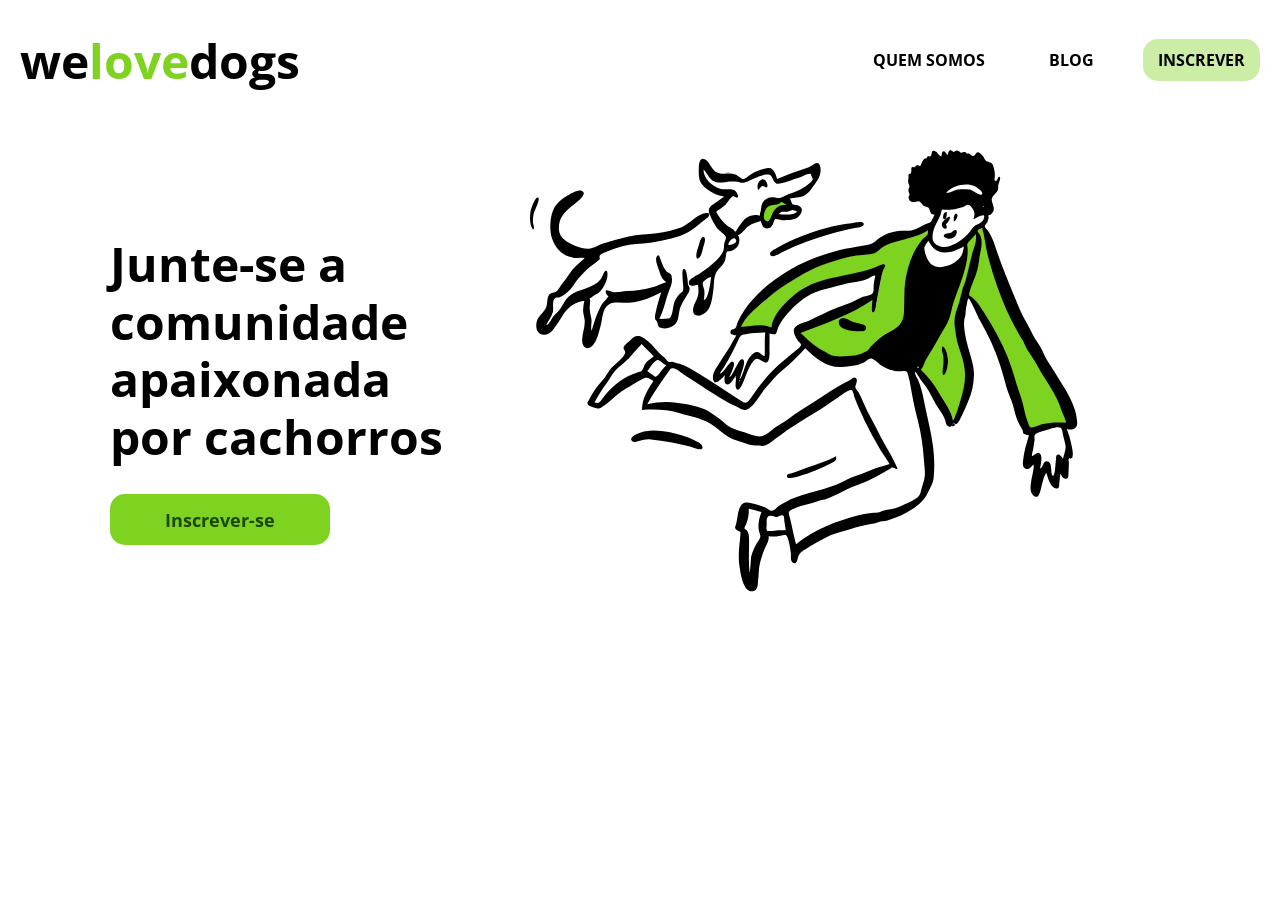
<file: index.html>
<!DOCTYPE html>
<html lang="pt-br">
<head>
    <meta charset="UTF-8">
    <meta name="viewport" content="width=device-width, initial-scale=1.0">
    <title>WeLoveDogs</title>
    <link rel="stylesheet" href="./styles.css" />
    <link href="https://fonts.googleapis.com/css2?family=Josefin+Sans:wght@600&family=Open+Sans:wght@400;700&family=Overpass:wght@500&display=swap" rel="stylesheet">
</head>
<body class="body">
    <header class="cabecalho">
        <a href ="index.html" class="logo-link">
            <h1> we<span>love</span>dogs </h1>
        </a>
        <button class="menu-hamburguer">
            <span></span>
            <span></span>
            <span></span>
        </button>
        <div class="links">
            <a href="index.html" class="logo-mobile">
                we<span>love</span>dogs
            </a>
            <a href="quemSomos.html"> QUEM SOMOS</a>
            <a href="blog.html"> BLOG</a>
            <a href="inscrever.html" class="botao-cabecalho"> INSCREVER </a>
            <img src="./imgs/Dog.svg" class="dog-icon" alt="ícone de patinha de cachorro">
        </div>
    </header>
    <main class="home">
        <div class="texto">
            <h2 class="frase"> Junte-se a comunidade apaixonada por cachorros</h2>
            <a class="inscrever-principal" href ="inscrever.html" > Inscrever-se</a>
        </div>
        <img class="img-1" src = "imgs/Figure1.svg" alt = " cachorro e mulher correndo">
    </main>
    <script src="menu.js"></script>
</body>
</html>
</file>
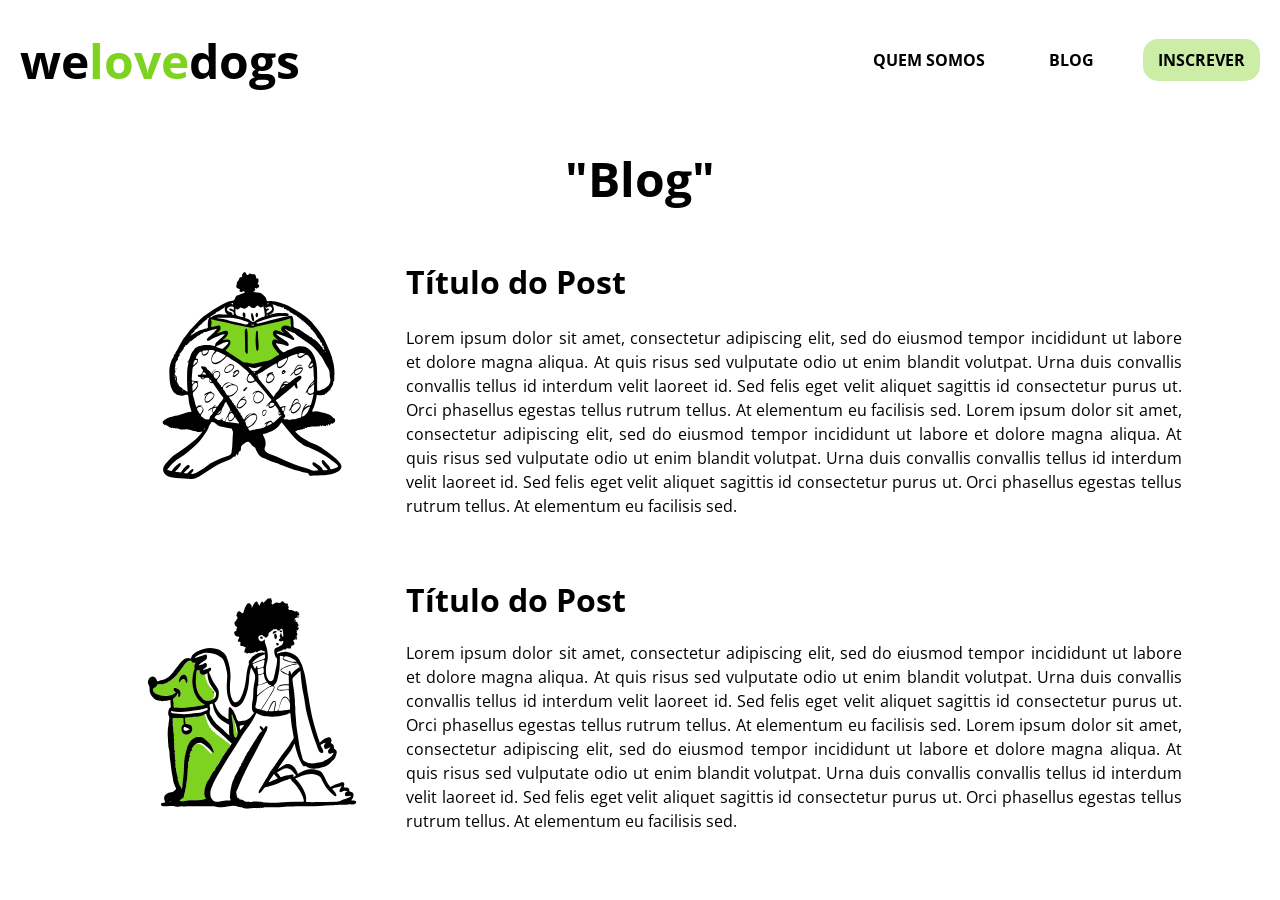
<file: blog.html>
<!DOCTYPE html>
<html lang="pt-br">
<head>
    <meta charset="UTF-8">
    <meta name="viewport" content="width=device-width, initial-scale=1.0">
    <title>WeLoveDogs</title>
    <link rel="stylesheet" href="./styles.css" />
    <link href="https://fonts.googleapis.com/css2?family=Josefin+Sans:wght@600&family=Open+Sans:wght@400;700&family=Overpass:wght@500&display=swap" rel="stylesheet">
</head>
<body>
    <header class="cabecalho"> 
        <a href ="index.html" class="logo-link">
            <h1> we<span>love</span>dogs </h1>
        </a>
        <button class="menu-hamburguer">
            <span></span>
            <span></span>
            <span></span>
        </button>
        <div class="links">
            <a href="index.html" class="logo-mobile">
                we<span>love</span>dogs
            </a>
            <a href="quemSomos.html"> QUEM SOMOS</a>
            <a href="blog.html"> BLOG</a>
            <a href="inscrever.html" class="botao-cabecalho"> INSCREVER </a>
            <img src="./imgs/Dog.svg" class="dog-icon" alt="ícone de patinha de cachorro">
        </div>
    </header>
    <main class="blog"> 
        <h1 class="titulo-blog"> "Blog" </h1> 
        <section class="post">
            <div class="imagens">
                <img src = "imgs/Figure3.svg" alt = " mulher lendo livro de pernas cruzadas">
            </div>
            <div class="conteudo-do-post">
                <h2 class="titulos-do-post"> Título do Post</h2>
                <p class="conteudo-do-post"> Lorem ipsum dolor sit amet, consectetur adipiscing elit, sed do eiusmod tempor incididunt ut labore et dolore magna aliqua. 
                At quis risus sed vulputate odio ut enim blandit volutpat. 
                Urna duis convallis convallis tellus id interdum velit laoreet id. 
                Sed felis eget velit aliquet sagittis id consectetur purus ut. 
                Orci phasellus egestas tellus rutrum tellus. At elementum eu facilisis sed. 
                Lorem ipsum dolor sit amet, consectetur adipiscing elit, sed do eiusmod tempor incididunt ut labore et dolore magna aliqua. 
                At quis risus sed vulputate odio ut enim blandit volutpat. Urna duis convallis convallis tellus id interdum velit laoreet id. 
                Sed felis eget velit aliquet sagittis id consectetur purus ut. Orci phasellus egestas tellus rutrum tellus. 
                At elementum eu facilisis sed. 
                </p>
            </div>
        </section>
        <section class="post">
            <div class="imagens">
                <img src = "imgs/Figure4.svg" alt = " mulher caminhando com cachorro">
            </div>
            <div class="conteudo-texto">
                <h3 class="titulos-do-post">Título do Post</h3>
                <p class="conteudo-do-post">Lorem ipsum dolor sit amet, consectetur adipiscing elit, sed do eiusmod tempor incididunt ut labore et dolore magna aliqua.
                At quis risus sed vulputate odio ut enim blandit volutpat. Urna duis convallis convallis tellus id interdum velit laoreet id.
                Sed felis eget velit aliquet sagittis id consectetur purus ut. Orci phasellus egestas tellus rutrum tellus.
                At elementum eu facilisis sed. 
                Lorem ipsum dolor sit amet, consectetur adipiscing elit, sed do eiusmod tempor incididunt ut labore et dolore magna aliqua. 
                At quis risus sed vulputate odio ut enim blandit volutpat. Urna duis convallis convallis tellus id interdum velit laoreet id. 
                Sed felis eget velit aliquet sagittis id consectetur purus ut. Orci phasellus egestas tellus rutrum tellus. 
                At elementum eu facilisis sed. 
                </p>
            </div>
            </div>
        </section>
    </main>
    <script src="menu.js"></script>
</body>
</html>
</file>
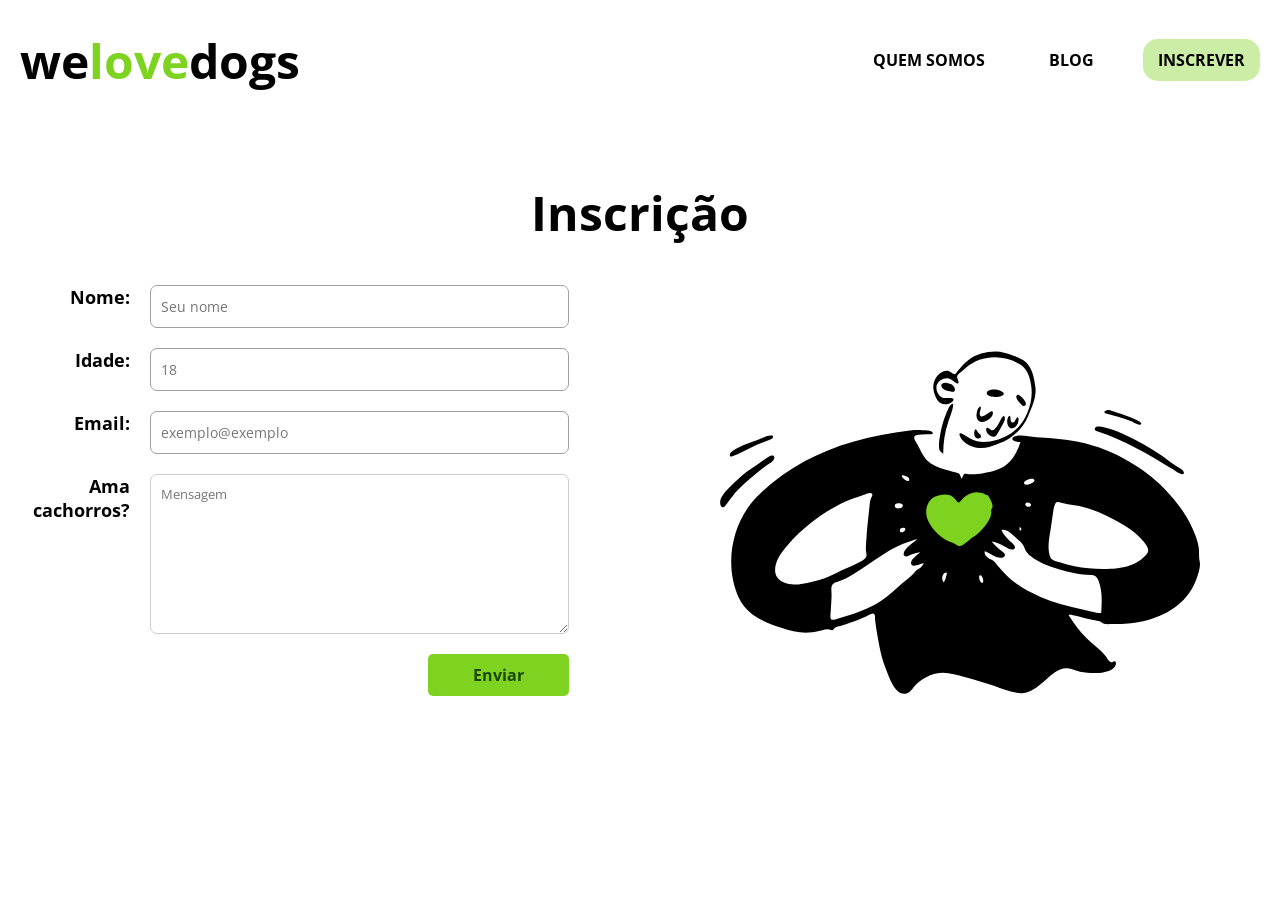
<file: inscrever.html>
<!DOCTYPE html>
<html lang="pt-br">
<head>
    <meta charset="UTF-8">
    <meta name="viewport" content="width=device-width, initial-scale=1.0">
    <title>WeLoveDogs</title>
    <link rel="stylesheet" href="./styles.css" />
    <link href="https://fonts.googleapis.com/css2?family=Josefin+Sans:wght@600&family=Open+Sans:wght@400;700&family=Overpass:wght@500&display=swap" rel="stylesheet">
</head>
<body>
    <header class="cabecalho"> 
        <a href ="index.html" class="logo-link">
            <h1> we<span>love</span>dogs </h1>
        </a>
        <button class="menu-hamburguer">
            <span></span>
            <span></span>
            <span></span>
        </button>
        <div class="links">
            <a href="index.html" class="logo-mobile">
                we<span>love</span>dogs
            </a>
            <a href="quemSomos.html"> QUEM SOMOS</a>
            <a href="blog.html"> BLOG</a>
            <a href="inscrever.html" class="botao-cabecalho"> INSCREVER </a>
            <img src="./imgs/Dog.svg" class="dog-icon" alt="ícone de patinha de cachorro">
        </div>
    </header>
    <main class="inscrever"> 
        <h1 class="inscricao">  Inscrição</h1>
        <div class="conteudo-form">
            <form> 
                <div class="campo"> 
                    <label for="nome">Nome:</label>
                    <input type="text" id="nome" name="nome" placeholder="Seu nome"><br><br>
                </div>
                <div class="campo"> 
                    <label for="idade">Idade:</label>
                    <input type="number" id="idade" name="idade" placeholder="18"><br><br>
                </div>
                <div class="campo">
                    <label for="email">Email:</label>
                    <input type="email" id="email" name="email" placeholder="exemplo@exemplo"><br><br>
                </div>
                <div class="campo">
                    <label for="ama cachorros?">Ama cachorros?</label>
                    <textarea id="mensagem" rows="5" placeholder="Mensagem"></textarea>
                </div>
                <div class="botao-enviar">
                    <button type="submit">Enviar</button>
                </div>
            </form>
            <div class="img-inscricao">
                <img src = "imgs/Figure5.svg" alt = " pessoa abraçando coração">
            </div>
        </div>
    </main>
    <script src="menu.js"></script>
</body>
</html>
</file>
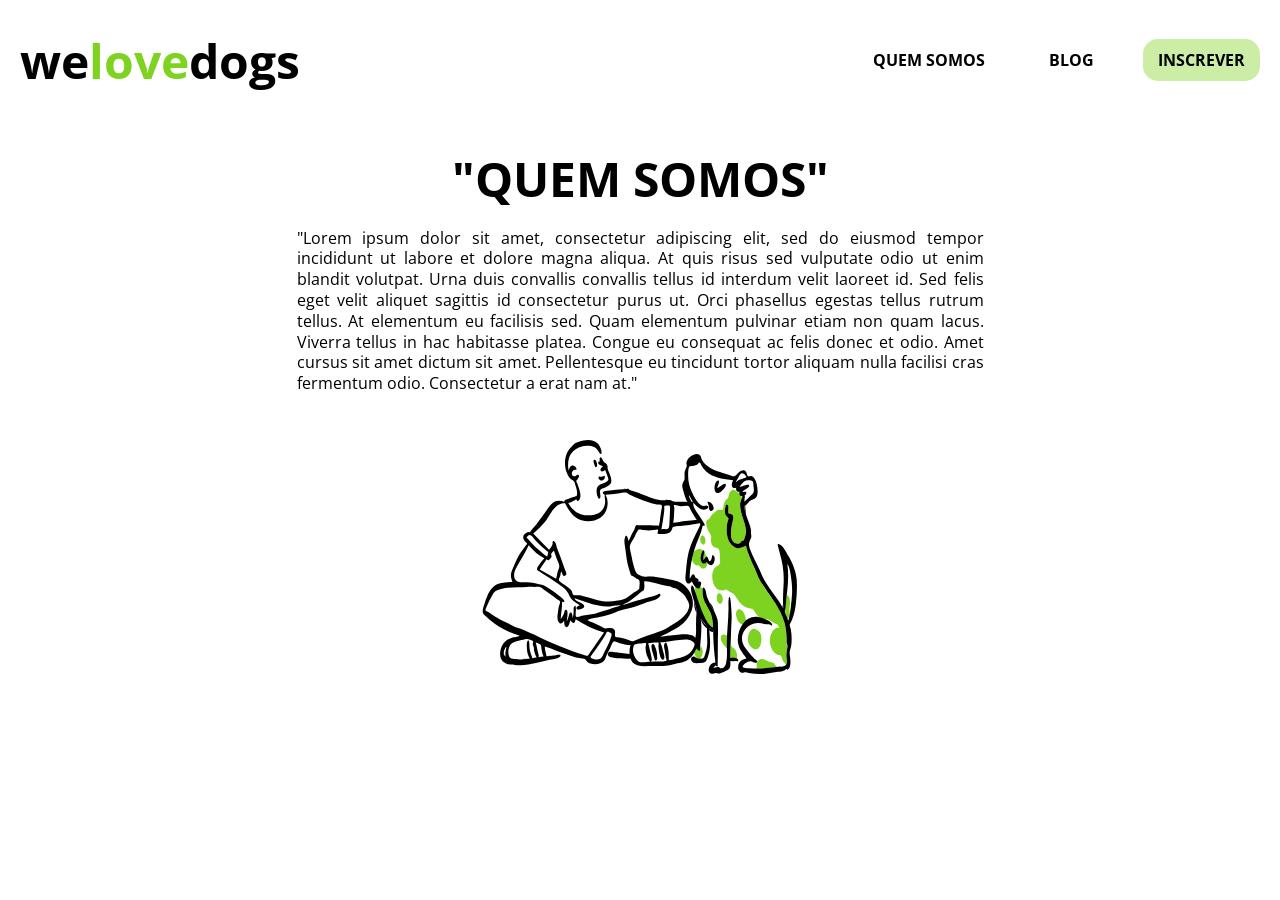
<file: quemSomos.html>
<!DOCTYPE html>
<html lang="pt-br">
<head>
    <meta charset="UTF-8">
    <meta name="viewport" content="width=device-width, initial-scale=1.0">
    <title>WeLoveDogs</title>
    <link rel="stylesheet" href="./styles.css" />
    <link href="https://fonts.googleapis.com/css2?family=Josefin+Sans:wght@600&family=Open+Sans:wght@400;700&family=Overpass:wght@500&display=swap" rel="stylesheet">
</head>
<body>
    <header class="cabecalho"> 
        <a href ="index.html" class="logo-link">
            <h1> we<span>love</span>dogs </h1>
        </a>
        <button class="menu-hamburguer">
            <span></span>
            <span></span>
            <span></span>
        </button>
        <div class="links">
            <a href="index.html" class="logo-mobile">
                we<span>love</span>dogs
            </a>
            <a href="quemSomos.html"> QUEM SOMOS</a>
            <a href="blog.html"> BLOG</a>
            <a href="inscrever.html" class="botao-cabecalho"> INSCREVER </a>
            <img src="./imgs/Dog.svg" class="dog-icon" alt="ícone de patinha de cachorro">
        </div>
    </header>
    <main class ="quem-somos"> 
        <h1 class="titulo-quem-somos">"QUEM SOMOS"</h1>
        <p class="info-quem-somos"> "Lorem ipsum dolor sit amet, consectetur adipiscing elit, sed do eiusmod tempor incididunt ut labore et dolore magna aliqua. 
            At quis risus sed vulputate odio ut enim blandit volutpat. Urna duis convallis convallis tellus id interdum velit laoreet id. 
            Sed felis eget velit aliquet sagittis id consectetur purus ut. Orci phasellus egestas tellus rutrum tellus. 
            At elementum eu facilisis sed.  Quam elementum pulvinar etiam non quam lacus. 
            Viverra tellus in hac habitasse platea. Congue eu consequat ac felis donec et odio. 
            Amet cursus sit amet dictum sit amet. 
            Pellentesque eu tincidunt tortor aliquam nulla facilisi cras fermentum odio. Consectetur a erat nam at."
        </p>
        <div class="imagem-quemSomos">
            <img src = "imgs/Figure2.svg" alt = " homem acariciando cachorro">
        </div>
    </main>
    <script src="menu.js"></script>
</body>
</html>
</file>
<file: styles.css>
*{
    margin:0;
    padding:0;
    box-sizing: border-box;
}
:root{
    --branco: #FFFFFF;
    --verde: #7ED321;
    --preto: #000000;
    --verde-escuro: #1C4701;
    --verde-acizentado: #7ED32166;
    --cinza: #9F9F9F;
}

.cabecalho{
    width: 100%;
    height: 120px;
    background-color: var(--branco);
    display: flex;
    justify-content: space-between;
    align-items: center;
    padding: 0 20px;
}
.logo-link{
    text-decoration: none;
}
.cabecalho h1{
    font-family: 'Open Sans', sans-serif;
    font-weight: 700;
    font-size: 48px;
    color: var(--preto);
}
.cabecalho h1 span{
    color: var(--verde);
}
.links a{
    font-family: 'Open Sans', sans-serif;
    font-weight: 700;
    font-size: 16px;
    color:var(--preto);
    text-decoration: none;
    margin-left:30px ;
    padding: 10px 15px;
}
.botao-cabecalho{
    color:var(--verde-escuro);
    background-color: var(--verde-acizentado);
    border-radius: 15px;
    padding: 10px 15px;
    justify-content: center;
    display: inline-flex; 
    align-items: center;
    justify-content: center;
    text-decoration: none;
}

body{
    background-color: var(--branco);
}

.frase{
    opacity: 1;
    font-family: 'Open Sans', sans-serif;
    font-weight: 700;
    font-size: 48px;
    line-height: 100%;
    color:var(--preto);
    justify-content: center;
    line-height: 1.2;
    max-width: 400px;
    width: 340px;
    height: 234px;
    top: -28px;
}
.inscrever-principal{
    width: 220px;
    height: 51px;
    border-radius: 15px;
    background-color: var(--verde);
    color: var(--verde-escuro);
    display: flex;
    justify-content: center;
    align-items: center;
    font-family: 'Open Sans', sans-serif;
    font-weight: 700;
    font-size: 18px;
    text-decoration: none;
}
.texto{
    display: flex;
    flex-direction: column;
    gap:25px;
    width: 371;
    height: 351;
    top: -28px;
}
.img-1 {
    max-width: 100%;
    height: auto;
    justify-content: center;
}
.home{
    padding-top: 30px;
    padding-bottom: 30px;
    align-items: center;
    display: flex;
    flex-direction: row;
    justify-content: center;
    gap: 80px;
    flex-wrap: wrap;
}
.quem-somos{
    display: flex;
    flex-direction: column;
    justify-content: center;
    align-items: center;
    max-width: 687px;
    width: 100%;
    margin: 30px auto;
    gap: 20px;
    padding: 0 20px;
}
.titulo-quem-somos{
    font-family: 'Open Sans', sans-serif;
    font-weight: 700;
    font-size: 48px;
    line-height: 1.2;
    color: var(--preto);
    text-align: center;
}
.info-quem-somos{
    width: 687px;
    height: 176px;
    font-family: Open Sans;
    font-weight: 400;
    font-size: 16px;
    line-height: 1.3;
    text-align: justify;
    color:var(--preto)
}
.imagem-quemSomos img{
    max-width: 100%;
    height: auto;
}
.blog{
    display: flex;
    flex-direction: column;
    align-items: center;
    max-width: 1084px;
    width: 100%;
    margin: 0 auto;
}
.titulo-blog{
    font-family: 'Open Sans', sans-serif;
    font-weight: 700;
    font-size: 48px;
    line-height: 1.2;
    color: var(--preto);
    text-align: center;
    margin: 30px auto;
}
.post {
    display: flex;
    gap: 0;
    margin-bottom: 60px;
    align-items: center;
    width: 100%;
    max-width: 1084px;
}
.post .imagens img{
    width: 308px;
    height: auto;
}
.conteudo-do-post{
    max-width: 780px;
    width: 100%;
    font-family: 'Open Sans', sans-serif;
    font-weight: 400;
    font-size: 16px;
    line-height: 1.5;
    color: var(--preto);
    text-align: justify;
    margin-bottom: 0;
    margin-top: 20px;
}
.titulos-do-post{
    font-family: Open Sans;
    font-weight: 700;
    font-size: 32px;
    color: var(--preto)
}
.inscricao{
    font-family: Open Sans;
    font-weight: 700;
    font-size: 48px;
    color: var(--preto);
    margin-top: 40px;
    text-align: center;
}
.inscrever{
    max-width: 1440px;
    width: 100%;
    display: flex;
    flex-direction: column;
    align-items: center;
    gap: 40px;
    margin:20px auto;
    padding: 0 20px;
    flex-wrap: wrap;
}
.conteudo-form{
    display: flex;
    flex-direction: row;
    justify-content: center;
    align-items: flex-start;
    gap: 100px;
    width: 100%;
    max-width: 1200px;
}
.campo{
 display: flex;
 align-items: flex-start;
 margin-bottom:20px;
}
.campo label{
    width: 100px;
    font-family: 'Open Sans', sans-serif;
    font-weight: 700;
    font-size: 18px;
    color: var(--preto);
    margin-right: 20px;
    text-align: right;
}
.campo input{
    width: 419px;
    height: 43px;
    border-radius: 7px;
    border: 1px solid var(--cinza);
    padding: 10px;
    font-family: 'Open Sans', sans-serif;
    font-size: 14px;
    outline: none;
    box-sizing: border-box;

}
.campo textarea{
    width: 419px;
    height: 160px;
    border-radius: 7px;
    border: 1px solid #ccc;
    padding: 10px;
    font-family: 'Open Sans', sans-serif;
    outline: none;
    box-sizing: border-box;
}
.botao-enviar{
    width: 100%;
    max-width: 539px;
    height: 42px;
    border-radius: 10px;
    display: flex;
    justify-content: flex-end;
    padding-right: 0;
}
button{
    background-color:var(--verde);
    color: var(--verde-escuro);
    border-radius: 5px;
    font-family: 'Open Sans', sans-serif;
    font-weight: 700;
    font-size: 16px;
    width: 141px;
    height: 42px;
    border: none;
}
.img-inscricao{
    margin-top: 20px;
    max-width: 100%;
    height: auto;
}
.menu-hamburguer {
    display: none;
    background: none;
    border: none;
    cursor: pointer;
    flex-direction: column;
    gap: 6px;
    z-index: 2000;
    position: relative;
}
.menu-hamburguer span {
    display: block;
    width: 30px;
    height: 3px;
    background-color: var(--verde);
    border-radius: 3px;
    transition: 0.3s ease-in-out;
}
.dog-icon {
    display: none;
}
.logo-mobile {
    display: none;
}
@media (max-width: 768px) {
    
    .menu-hamburguer {
        display: flex;
        display: flex;
        position: fixed;
        top: 30px;
        right: -90px;
        left: auto;
        z-index: 2000;
    }
     .logo-mobile {
        display: block;
        position: absolute;
        top: 5px;
        left: 15px; 
        font-family: 'Open Sans', sans-serif;
        font-weight: 700;
        font-size: 32px; 
        color: var(--preto);
        text-decoration: none;
    }
    .logo-mobile span {
        color: var(--verde);
    }

    .links {
        position: fixed; 
        top: 0;
        left: 0;
        width: 100%;
        height: 100vh;
        background-color: var(--branco);
        display: flex;
        flex-direction: column;
        justify-content: flex-start;
        align-items: center;
        padding-top: 176px;
        gap: 16px;
        transition: 0.3s ease-in-out;
        opacity: 0;
        visibility: hidden;
        pointer-events: none;
        z-index: 1500;
    }
    .links.menu-aberto {
        opacity: 1;
        visibility: visible;
        pointer-events: all;
    }
    .links a {
        font-family: 'Open Sans', sans-serif;
        font-weight: 700;
        font-size: 30px;
        color: var(--preto);
        margin: 0;
    }
    .links .botao-cabecalho {
        background-color: var(--verde);
        color: var(--verde-escuro);
        width: 200px;
        height: 50px;
        font-size: 20px;
        margin-top: 20px;
    }

    .dog-icon {
        display: block;
        position: static;
        width: 194px;
        height: 194px;
        top:509px;
        left:91px;
        opacity: 1;
        margin-top: 60px;
    }
    .menu-hamburguer.ativo span {
        background-color: var(--preto);
    }
    .menu-hamburguer.ativo span:nth-child(1) {
        transform: translateY(9px) rotate(45deg);
    }
    .menu-hamburguer.ativo span:nth-child(2) {
        opacity: 0;
    }
    .menu-hamburguer.ativo span:nth-child(3) {
        transform: translateY(-9px) rotate(-45deg);
    }
.info-quem-somos {
        width: 100%;
        max-width: 687px;
        height: auto;
    }
    .campo input, .campo textarea {
        width: 100%;
        max-width: 419px;
    }
    .conteudo-form, .quem-somos, .post, .home {
        width: 100%;
        overflow-x: hidden;
        box-sizing: border-box;
    }
    img {
        max-width: 100%;
        height: auto;
    }
}
</file>
